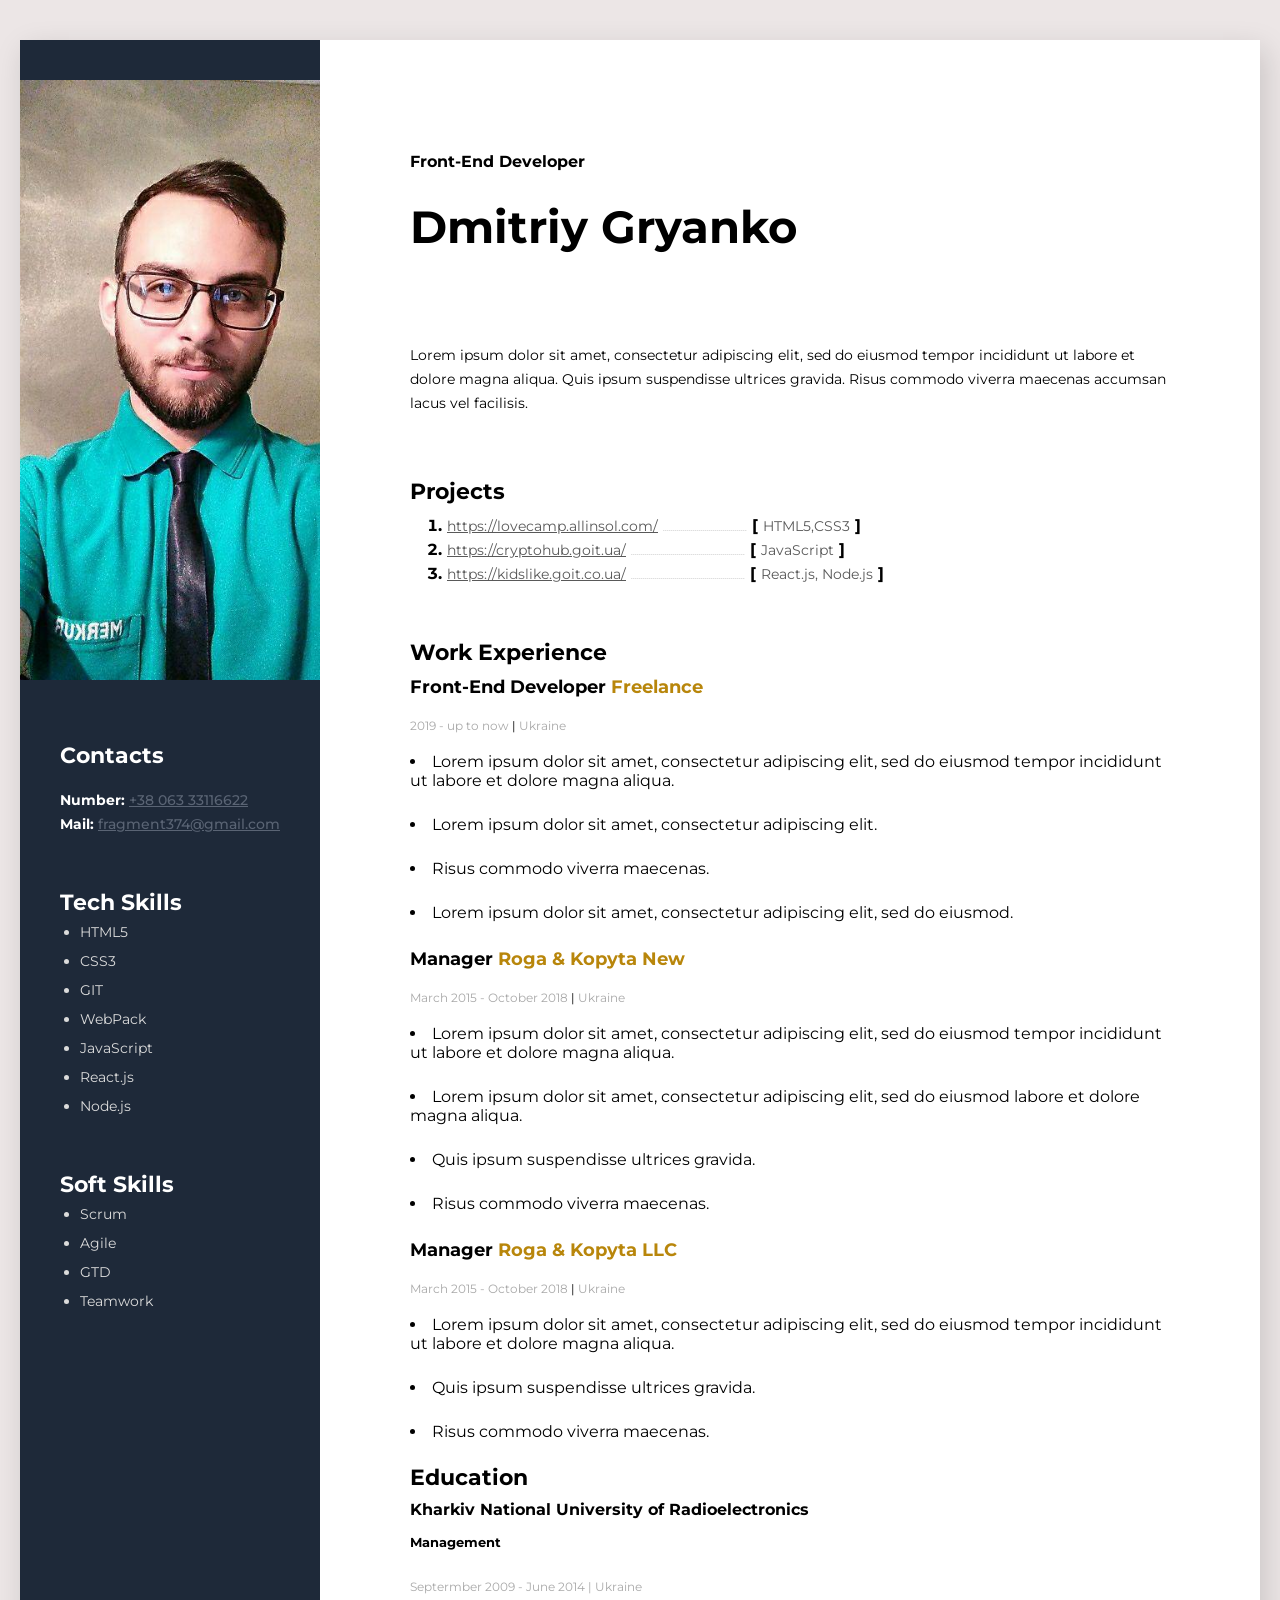
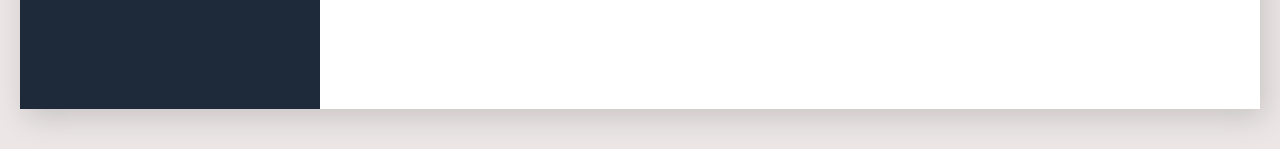
<file: Resume/Index.html>
<!DOCTYPE html>
<html lang="en">
<head>
    <meta charset="UTF-8">
    <meta name="viewport" content="width=device-width, initial-scale=1.0">
    <title>Resume</title>
    <link rel="stylesheet" href="./CSS/style.css">
    <link href="https://fonts.googleapis.com/css2?family=Montserrat&display=swap" rel="stylesheet">
</head>
<body>
    <!-- Main container -->
    <div class="wrapper">
        <aside class="sidebar">
            <img class="my-photo" src="./img/my_photo.jpg" alt="My photo">

            <!--Contacts container-->
            <div class="contacts-container">
                <h3 class="contacts-title">Contacts</h3>
                <div>
                    <span class="cont-link-type"> Number:</span>                        
                     <a class="contact-link" href="tel:38 063 33116622">+38 063 33116622</a>
                </div>
                <div>
                    <span class="cont-link-type">Mail:</span>                        
                     <a class="contact-link" href="mailto:fragment374@gmail.com">fragment374@gmail.com</a>
                </div>                
            </div>

            <!--Tech Skills container-->
            <div>
                <h3 class="skills-title">Tech Skills</h3>
                <ul>
                    <li class="info-skill">HTML5</li>
                    <li class="info-skill">CSS3</li>
                    <li class="info-skill">GIT</li>
                    <li class="info-skill">WebPack</li>                    
                    <li class="info-skill">JavaScript</li>
                    <li class="info-skill">React.js</li>
                    <li class="info-skill">Node.js</li>
                </ul>
                
            </div>
            <!--Soft Skills container-->
            <div>
                <h3 class="skills-title">Soft Skills</h3>
                <ul>
                    <li class="info-skill">Scrum</li>
                    <li class="info-skill">Agile</li>
                    <li class="info-skill">GTD</li>
                    <li class="info-skill">Teamwork</li>                    
                </ul>
        </aside>
            
        <!-- About me container-->
        <div class="about-me-container">
            <!-- About me main info-->
            <div class="info-container">
                <h2 class="prof">Front-End Developer</h2>
                <h1 class="name">Dmitriy Gryanko</h1>

                <p class="description">Lorem ipsum dolor sit amet, consectetur adipiscing elit, sed do eiusmod tempor incididunt ut labore et dolore magna aliqua. Quis ipsum suspendisse ultrices gravida. Risus commodo viverra maecenas accumsan lacus vel facilisis. </p>
            </div>

            <!-- Projects container-->
            <div class="projects-container">
                <h3 class="me-title">Projects</h3>

                <ol>
                    <li class="projects-item"><a class="projects-link" href="https://lovecamp.allinsol.com/">https://lovecamp.allinsol.com/</a>
                        <span class="dots">..........................................</span>
                        <span><b>[ <span class="t-name">HTML5,CSS3</span> ]</b></span>
                    </li>
                    <li class="projects-item"><a class="projects-link" href="https://cryptohub.goit.ua/">https://cryptohub.goit.ua/</a>
                        <span class="dots">.........................................................</span>
                        <span><b>[ <span class="t-name">JavaScript</span> ]</b></span>
                    </li>
                    <li class="projects-item"><a class="projects-link" href=https://kidslike.goit.co.ua/">https://kidslike.goit.co.ua/</a>
                        <span class="dots">.........................................................</span>
                        <span><b>[ <span class="t-name">React.js, Node.js</span> ]</b></span>
                    </li>
                </ol>
            </div>

            <!-- Work Experience-->
            <div>
                <h3 class="me-title">Work Experience</h3>

                <!-- company 1-->
                <div>
                    <h4 class="prof-title">Front-End Developer <span class="company">Freelance</span> </h4>
                    <span class="prof-period">
                        2019 - up to now <span class="div">|</span> Ukraine
                    </span>

                    <ul class="duties">
                        <li class="p-duties">Lorem ipsum dolor sit amet, consectetur adipiscing elit, sed do eiusmod tempor incididunt ut labore et dolore magna aliqua. </li>
                        <li class="p-duties">Lorem ipsum dolor sit amet, consectetur adipiscing elit.</li>
                        <li class="p-duties">Risus commodo viverra maecenas.</li>
                        <li class="p-duties">Lorem ipsum dolor sit amet, consectetur adipiscing elit, sed do eiusmod.</li>
                    </ul>

                </div>

                  <!-- company 2-->
                  <div>
                    <h4 class="prof-title">Manager <span class="company">Roga & Kopyta New</span></h4>
                    <span class="prof-period">
                        March 2015 - October 2018 <span class="div">|</span> Ukraine
                    </span>

                    <ul class="duties">
                        <li class="p-duties">Lorem ipsum dolor sit amet, consectetur adipiscing elit, sed do eiusmod tempor incididunt ut labore et dolore magna aliqua. </li>
                        <li class="p-duties">Lorem ipsum dolor sit amet, consectetur adipiscing elit, sed do eiusmod labore et dolore magna aliqua. </li>
                        <li class="p-duties">Quis ipsum suspendisse ultrices gravida.</li>
                        <li class="p-duties">Risus commodo viverra maecenas.</li>            
                    </ul>

                </div>

                </div>

                <!-- company 3-->
                <div>
                <h4 class="prof-title">Manager <span class="company">Roga & Kopyta LLC</span></h4>
                <span class="prof-period">
                    March 2015 - October 2018 <span class="div">|</span> Ukraine
                </span>

                <ul class="duties">
                    <li class="p-duties">Lorem ipsum dolor sit amet, consectetur adipiscing elit, sed do eiusmod tempor incididunt ut labore et dolore magna aliqua. </li>
                    <li class="p-duties">Quis ipsum suspendisse ultrices gravida.</li>
                    <li class="p-duties">Risus commodo viverra maecenas.</li>                  
                </ul>

                </div>

            <!-- Education-->
            <div>
                <h3 class="me-title">Education</h3>

                <!-- University-->
                <div>
                    <h4 class="ed-duties">Kharkiv National University of Radioelectronics</h4>
                    <h5 class="e-duties">Management</h5>
                    <span class="prof-period">
                        Septermber 2009 - June 2014 | Ukraine
                    </span>            

                </div>

            </div>

        </div>
    </div>

</body>
</html>
</file>
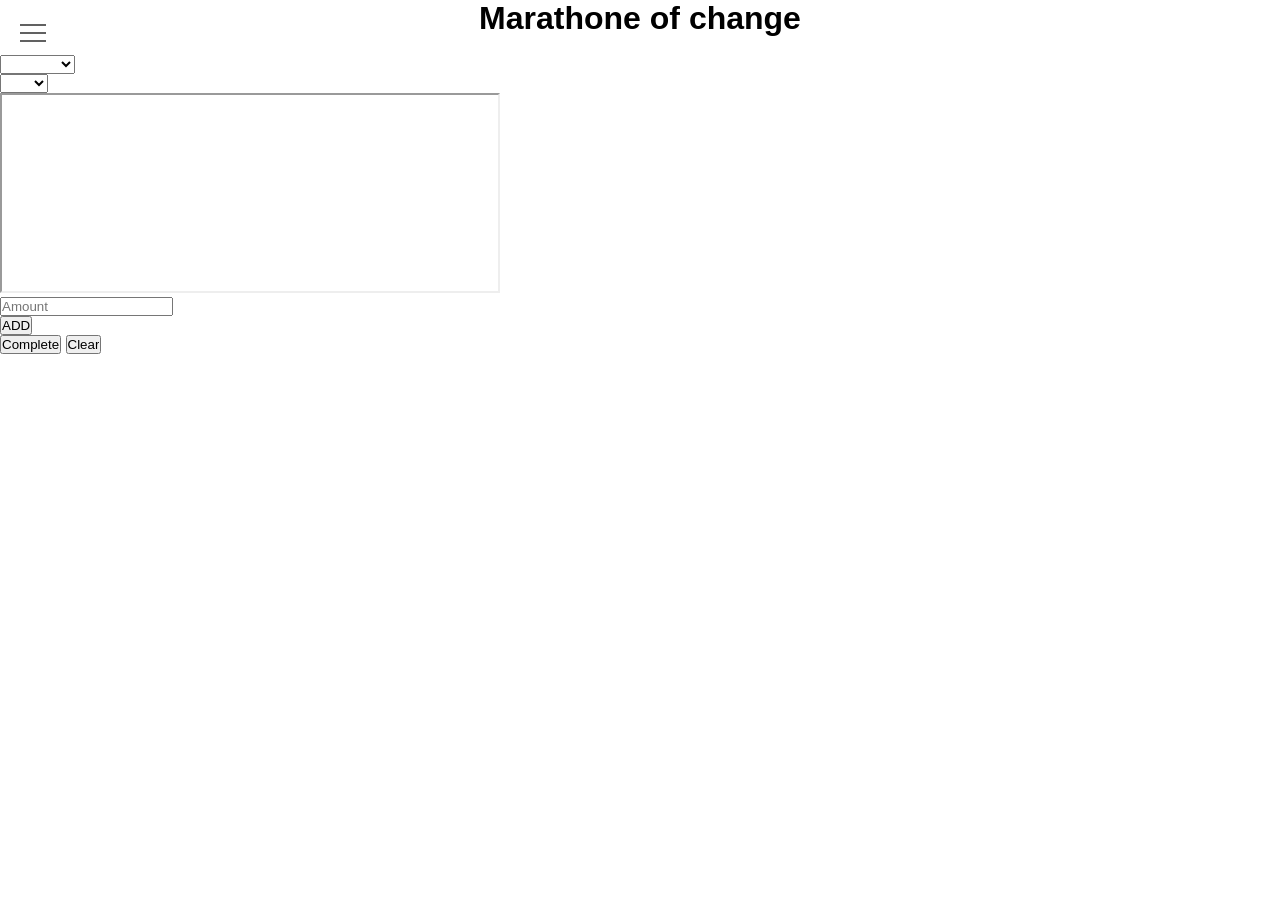
<file: Marathone/main-page.html>
<!DOCTYPE html>
<html lang="en">
<head>
    <meta charset="UTF-8">
    <meta name="viewport" content="width=device-width, initial-scale=1.0">
    <title>Marathone</title>
    <link rel="stylesheet" href="./CSS/style.css">
</head>
<body>
    <header>
        <h1 class="Header">Marathone of change</h1>
    </header>
    <aside>
        <!--flip_menu-->
        <div>
            <input id="menu__toggle" type="checkbox" />
            <label class="menu__btn" for="menu__toggle">
                <span></span>
            </label>
            <ul class="menu__box">
                <li><a class="menu__item" href="#">Home</a></li>
                <li><a class="menu__item" href="#">Summary</a></li>
                <li><a class="menu__item" href="#">Exercises</a></li>
                <li><a class="menu__item" href="#">Diary</a></li>
                <li><a class="menu__item" href="#">Consult</a></li>
            </ul>
          </div>
    </aside>    
    <div>
        <script src="https://ajax.googleapis.com/ajax/libs/jquery/2.1.1/jquery.min.js"></script>
        <!--options_marathoner-->
        <div>
            <select placeholder="Marathoners">
                <option></option>
                <option>Magdara</option>
                <option>Wardek</option>
            </select>
        </div>
        <!--options_exersise-->
        <div>
                <select placeholder="Exersise">
                    <option></option>
                    <option>ex-1</option>
                </select>
        </div>
        <!--field_amount-->
        <div>
            <p><iframe name="area" width="500" height="200"></iframe></p>
            <form action="./PHP/post.php" target="area">
            <p><input placeholder="Amount" name="number"></p>    
        </div>
        <!--button_add-->
        <div>
            <button>ADD</button>
        </div>
        <!--button_submit&clear-->
        <div>
            <p>
                <input type="submit" value="Complete">
                <input type="reset" value="Clear">
            </p>
        </div>
        <!--TEST-->
        <div>
            
        </div>
    </div>
</body>
</html>
</file>
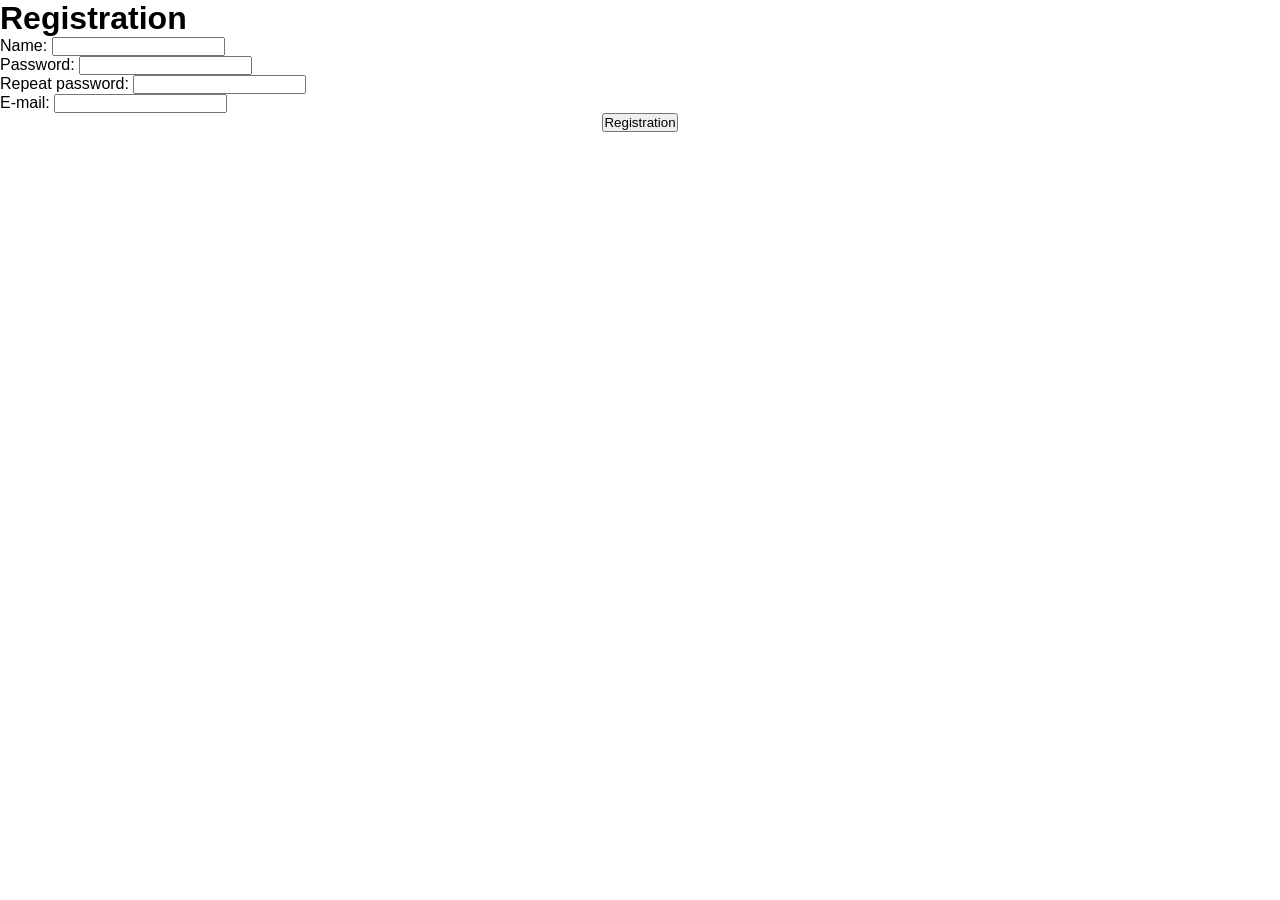
<file: Marathone/reg.html>
<!DOCTYPE html>
<html lang="en">
<head>
    <meta charset="UTF-8">
    <meta name="viewport" content="width=device-width, initial-scale=1.0">
    <title>Document</title>
    <link rel="stylesheet" href="./CSS/reg.css">
</head>
<body>
    <form action="">
        <h1 title="Form registration on site">Registration</h1>
        <div>
            <label for="">Name:</label>
            <input type="text">
        </div>
        <div>
            <label for="">Password:</label>
            <input type="password">
        </div>
        <div>
            <label for="">Repeat password:</label>
            <input type="password">
        </div>
        <div>
            <label for="">E-mail:</label>
            <input type="email">
        </div>
        <dev>
            <center><button>Registration</button></center>
        </dev>
    </form>
</body>
</html>
</file>
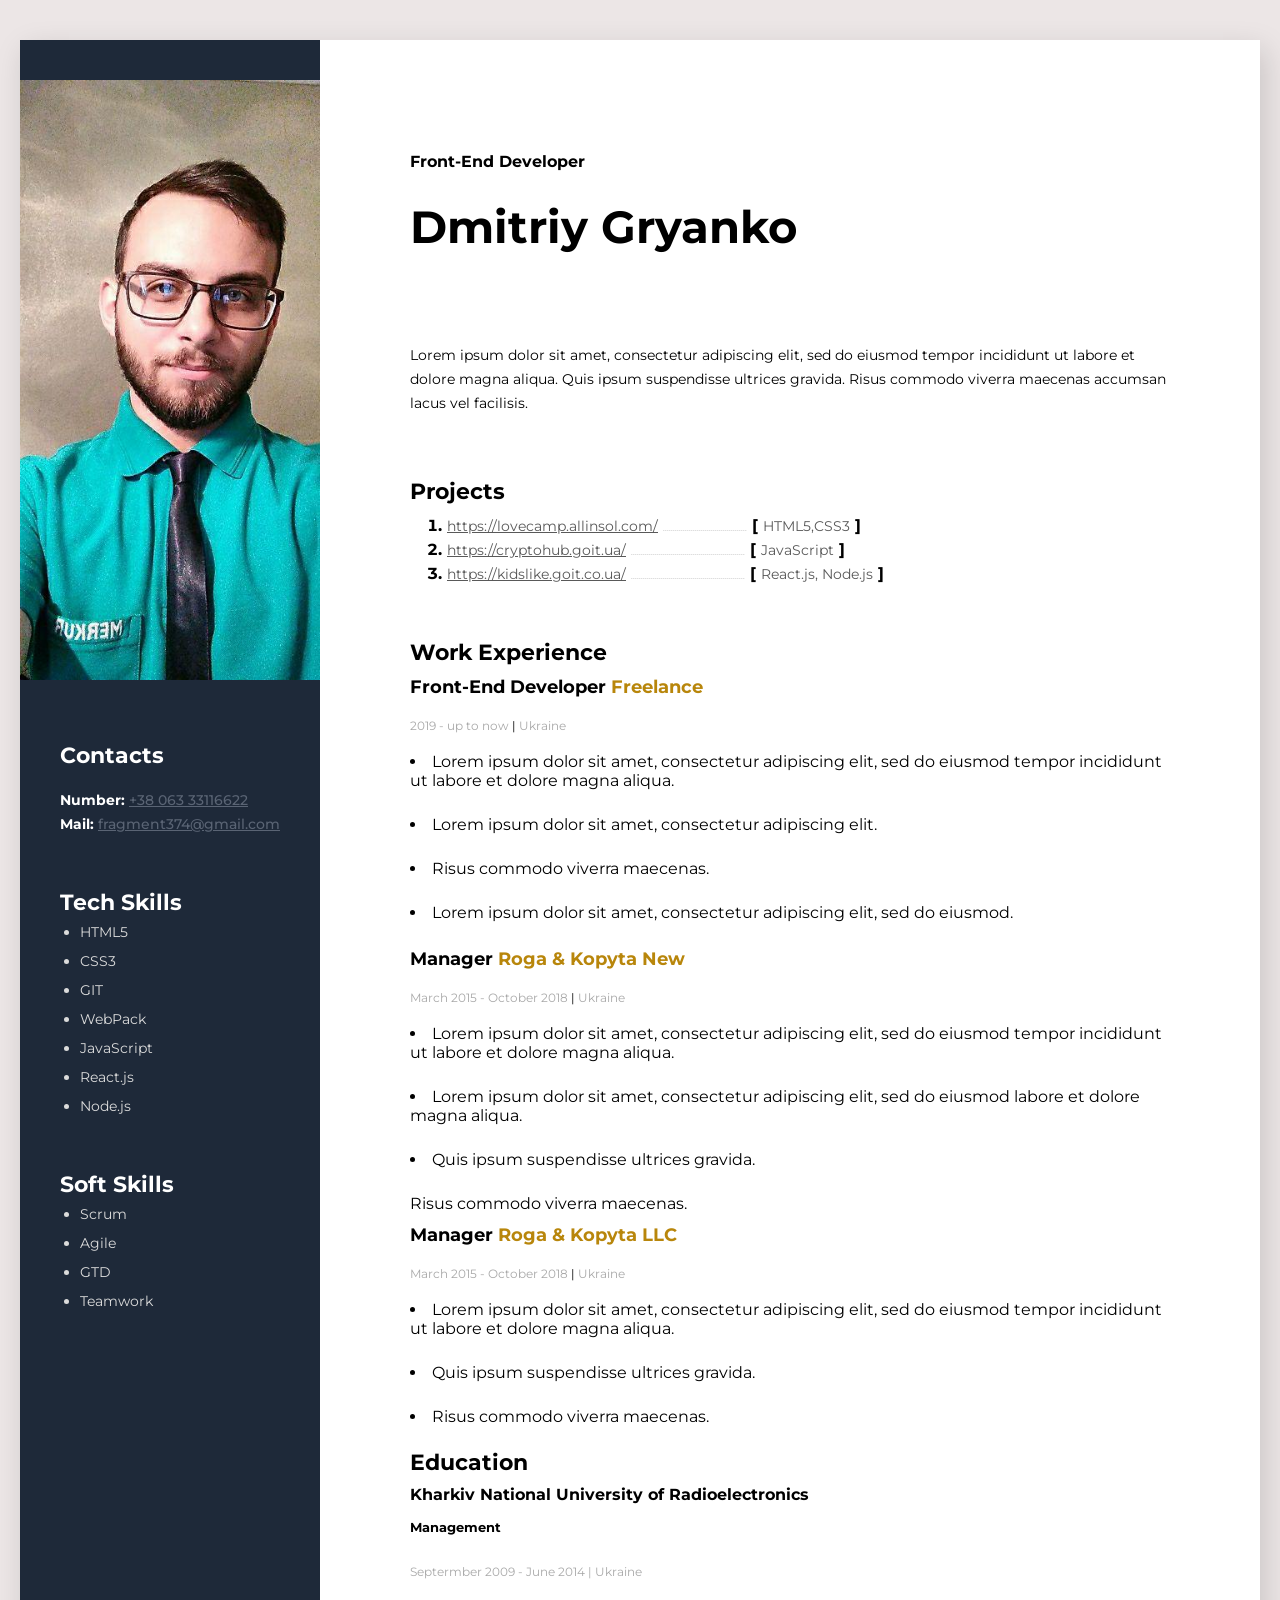
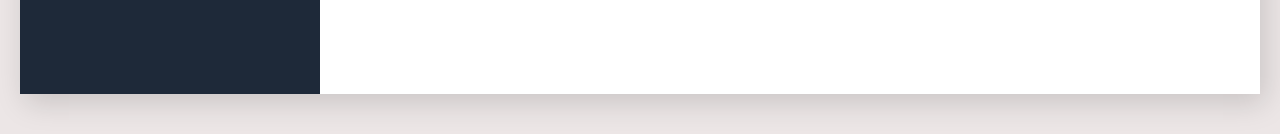
<file: Resume/anoser.html>
<!DOCTYPE html>
<html lang="en">
<head>
    <meta charset="UTF-8">
    <meta name="viewport" content="width=device-width, initial-scale=1.0">
    <title>Resume</title>
    <link rel="stylesheet" href="./CSS/style.css">
    <link href="https://fonts.googleapis.com/css2?family=Montserrat&display=swap" rel="stylesheet">
</head>
<body>
    <!-- Main container -->
    <div class="wrapper">
        <aside class="sidebar">
            <img class="my-photo" src="./img/my_photo.jpg" alt="My photo">

            <!--Contacts container-->
            <div class="contacts-container">
                <h3 class="contacts-title">Contacts</h3>
                <div>
                    <span class="cont-link-type"> Number:</span>                        
                     <a class="contact-link" href="tel:38 063 33116622">+38 063 33116622</a>
                </div>
                <div>
                    <span class="cont-link-type">Mail:</span>                        
                     <a class="contact-link" href="mailto:fragment374@gmail.com">fragment374@gmail.com</a>
                </div>                
            </div>

            <!--Tech Skills container-->
            <div>
                <h3 class="skills-title">Tech Skills</h3>
                <ul>
                    <li class="info-skill">HTML5</li>
                    <li class="info-skill">CSS3</li>
                    <li class="info-skill">GIT</li>
                    <li class="info-skill">WebPack</li>                    
                    <li class="info-skill">JavaScript</li>
                    <li class="info-skill">React.js</li>
                    <li class="info-skill">Node.js</li>
                </ul>
                
            </div>
            <!--Soft Skills container-->
            <div>
                <h3 class="skills-title">Soft Skills</h3>
                <ul>
                    <li class="info-skill">Scrum</li>
                    <li class="info-skill">Agile</li>
                    <li class="info-skill">GTD</li>
                    <li class="info-skill">Teamwork</li>                    
                </ul>
        </aside>
            
        <!-- About me container-->
        <div class="about-me-container">
            <!-- About me main info-->
            <div class="info-container">
                <h2 class="prof">Front-End Developer</h2>
                <h1 class="name">Dmitriy Gryanko</h1>

                <p class="description">Lorem ipsum dolor sit amet, consectetur adipiscing elit, sed do eiusmod tempor incididunt ut labore et dolore magna aliqua. Quis ipsum suspendisse ultrices gravida. Risus commodo viverra maecenas accumsan lacus vel facilisis. </p>
            </div>

            <!-- Projects container-->
            <div class="projects-container">
                <h3 class="me-title">Projects</h3>

                <ol>
                    <li class="projects-item"><a class="projects-link" href="https://lovecamp.allinsol.com/">https://lovecamp.allinsol.com/</a>
                        <span class="dots">..........................................</span>
                        <span><b>[ <span class="t-name">HTML5,CSS3</span> ]</b></span>
                    </li>
                    <li class="projects-item"><a class="projects-link" href="https://cryptohub.goit.ua/">https://cryptohub.goit.ua/</a>
                        <span class="dots">.........................................................</span>
                        <span><b>[ <span class="t-name">JavaScript</span> ]</b></span>
                    </li>
                    <li class="projects-item"><a class="projects-link" href=https://kidslike.goit.co.ua/">https://kidslike.goit.co.ua/</a>
                        <span class="dots">.........................................................</span>
                        <span><b>[ <span class="t-name">React.js, Node.js</span> ]</b></span>
                    </li>
                </ol>
            </div>

            <!-- Work Experience-->
            <div>
                <h3 class="me-title">Work Experience</h3>

                <!-- company 1-->
                <div>
                    <h4 class="prof-title">Front-End Developer <span class="company">Freelance</span> </h4>
                    <span class="prof-period">
                        2019 - up to now <span class="div">|</span> Ukraine
                    </span>

                    <ul class="duties">
                        <li class="p-duties">Lorem ipsum dolor sit amet, consectetur adipiscing elit, sed do eiusmod tempor incididunt ut labore et dolore magna aliqua. </li>
                        <li class="p-duties">Lorem ipsum dolor sit amet, consectetur adipiscing elit.</li>
                        <li class="p-duties">Risus commodo viverra maecenas.</li>
                        <li class="p-duties">Lorem ipsum dolor sit amet, consectetur adipiscing elit, sed do eiusmod.</li>
                    </ul>

                </div>

                  <!-- company 2-->
                  <div>
                    <h4 class="prof-title">Manager <span class="company">Roga & Kopyta New</span></h4>
                    <span class="prof-period">
                        March 2015 - October 2018 <span class="div">|</span> Ukraine
                    </span>

                    <ul class="duties">
                        <li class="p-duties">Lorem ipsum dolor sit amet, consectetur adipiscing elit, sed do eiusmod tempor incididunt ut labore et dolore magna aliqua. </li>
                        <li class="p-duties">Lorem ipsum dolor sit amet, consectetur adipiscing elit, sed do eiusmod labore et dolore magna aliqua. </li>
                        <li class="p-duties">Quis ipsum suspendisse ultrices gravida.</li>
                        <Risus class="p-duties">Risus commodo viverra maecenas.</li>            
                    </ul>

                </div>

                </div>

                <!-- company 3-->
                <div>
                <h4 class="prof-title">Manager <span class="company">Roga & Kopyta LLC</span></h4>
                <span class="prof-period">
                    March 2015 - October 2018 <span class="div">|</span> Ukraine
                </span>

                <ul class="duties">
                    <li class="p-duties">Lorem ipsum dolor sit amet, consectetur adipiscing elit, sed do eiusmod tempor incididunt ut labore et dolore magna aliqua. </li>
                    <li class="p-duties">Quis ipsum suspendisse ultrices gravida.</li>
                    <li class="p-duties">Risus commodo viverra maecenas.</li>                  
                </ul>

                </div>

            <!-- Education-->
            <div>
                <h3 class="me-title">Education</h3>

                <!-- University-->
                <div>
                    <h4 class="ed-duties">Kharkiv National University of Radioelectronics</h4>
                    <h5 class="e-duties">Management</h5>
                    <span class="prof-period">
                        Septermber 2009 - June 2014 | Ukraine
                    </span>            

                </div>

            </div>

        </div>
    </div>

</body>
</html>
</file>
<file: Resume/CSS/style.css>
*{
    padding: 0;
    margin: 0;
    box-sizing: border-box;
}
body {
    font-family: 'Montserrat', sans-serif;
    background-color: #ece6e6;
    padding-left: 20px;
    padding-right: 20px;
    padding-bottom: 40px;
    padding-top: 40px;
}
.wrapper {
    background-color: #ffffff;
    display: flex;
    flex-direction: row;
    max-width: 1280px;
    margin: 0 auto;
    box-shadow: 5px 9px 28px rgba(0, 0, 0, 0.15);
}
.sidebar {
    background-color: #1e2939;
    width: 400px;
    padding-top: 40px;
    padding-bottom: 40px;
}
.my-photo {
    width: 300px;
}
.about-me-container {
    padding-left: 90px;
    padding-right: 90px;
    padding-top: 110px;
    padding-bottom: 110px;
}
.contacts-container {
    margin-top: 60px;
    margin-left: 40px;
    margin-right: 40px;
}
.contacts-title {
    font-size: 22px;
    font-weight: 700;
    line-height: 24px;
    color: rgb(255, 255, 255);
    margin-bottom: 20px;
}
.contact-link {
    font-size: 14px;
    font-weight: 500;
    line-height: 24px;
    color: #5a6474;
}
.cont-link-type {
    font-size: 14px;
    font-weight: 700;
    line-height: 24px;
    color: rgb(255, 255, 255);
}
.skills-title {
    font-size: 22px;
    font-weight: 700;
    line-height: 24px;
    color: rgb(255, 255, 255);
    margin-left: 40px;
    margin-right: 40px;
    margin-top: 55px;
}
.info-skill {
    font-size: 14px;
    font-weight: 400;
    line-height: 24px;
    color: rgb(219, 219, 219);
    margin-left: 60px;
    margin-right: 40px;
    margin-top: 5px;
}
.prof {
    font-size: 16px;
    font-weight: 700;
    line-height: 24px;
    margin-bottom: 25px;
}
.name {
    font-size: 45px;
    font-weight: 700;
    margin-bottom: 89px;
}
.description {
    font-size: 14px;
    font-weight: 400;
    line-height: 24px;
}
.info-container {
    margin-bottom: 65px;
}
.me-title {
    font-size: 22px;
    font-weight: 700;
    line-height: 24px;
    margin-bottom: 10px;
}
.projects-link {
    color: #595959;
    font-size: 14px;
    font-weight: 400;
    line-height: 24px;
}
.t-name {
    color: #595959;
    font-size: 14px;
    font-weight: 400;
    line-height: 24px;
}
.dots {
    font-size: 10px;
    font-weight: 100;
}
.projects-item {
    font-weight: 700;
    margin-left: 17px;
    list-style-position: inside;
}
.projects-container {
    margin-bottom: 55px;
}
.prof-title {
    font-size: 18px;
    font-weight: 700;
    line-height: 24px;
    margin-top: 10px;
    margin-bottom: 15px;
}
.company {
    color: darkgoldenrod ;
}
.prof-period {
    color: darkgrey;
    font-size: 12px;
    font-weight: 400;
    line-height: 24px;
}
.div {
    color: black;
}
.duties {
    margin-top: 14px;
}
.p-duties {
    margin-bottom: 25px;
    list-style-position: inside;
}
.e-duties {
    font-size: 16;
    margin-bottom: 25px
}
.ed-duties {
    font-size: 24;
    margin-bottom: 15px;
}
</file>
<file: Marathone/CSS/style.css>
*{
    padding: 0;
    margin: 0 auto;
    box-sizing: border-box;
}
body {
    font-family: sans-serif;
}
#menu__toggle {
    opacity: 0;
}

#menu__toggle:checked ~ .menu__btn > span {
    transform: rotate(45deg);
}
#menu__toggle:checked ~ .menu__btn > span::before {
    top: 0;
    transform: rotate(0);
}
#menu__toggle:checked ~ .menu__btn > span::after {
    top: 0;
    transform: rotate(90deg);
}
#menu__toggle:checked ~ .menu__box {
    visibility: visible;
    left: 0;
}

.menu__btn {
    display: flex;
    align-items: center;
    position: fixed;
    top: 20px;
    left: 20px;

    width: 26px;
    height: 26px;

    cursor: pointer;
    z-index: 1;
}

.menu__btn > span,
.menu__btn > span::before,
.menu__btn > span::after {
    display: block;
    position: absolute;

    width: 100%;
    height: 2px;

    background-color: #616161;

    transition-duration: .25s;
}
.menu__btn > span::before {
    content: '';
    top: -8px;
}
.menu__btn > span::after {
    content: '';
    top: 8px;
}

.menu__box {
    display: block;
    position: fixed;
    visibility: hidden;
    top: 0;
    left: -100%;

    width: 300px;
    height: 100%;

    margin: 0;
    padding: 80px 0;

    list-style: none;

    background-color: #ECEFF1;
    box-shadow: 1px 0px 6px rgba(0, 0, 0, .2);

    transition-duration: .25s;
}

.menu__item {
    display: block;
    padding: 12px 24px;

    color: #333;

    font-family: 'Roboto', sans-serif;
    font-size: 20px;
    font-weight: 600;

    text-decoration: none;

    transition-duration: .25s;
}
.menu__item:hover {
    background-color: #CFD8DC;
}
.Header {
    text-align: center
}
</file>
<file: Marathone/CSS/reg.css>
*{
    padding: 0;
    margin: 0;
    box-sizing: border-box;
}
body {
    font-family: sans-serif;
}
</file>
